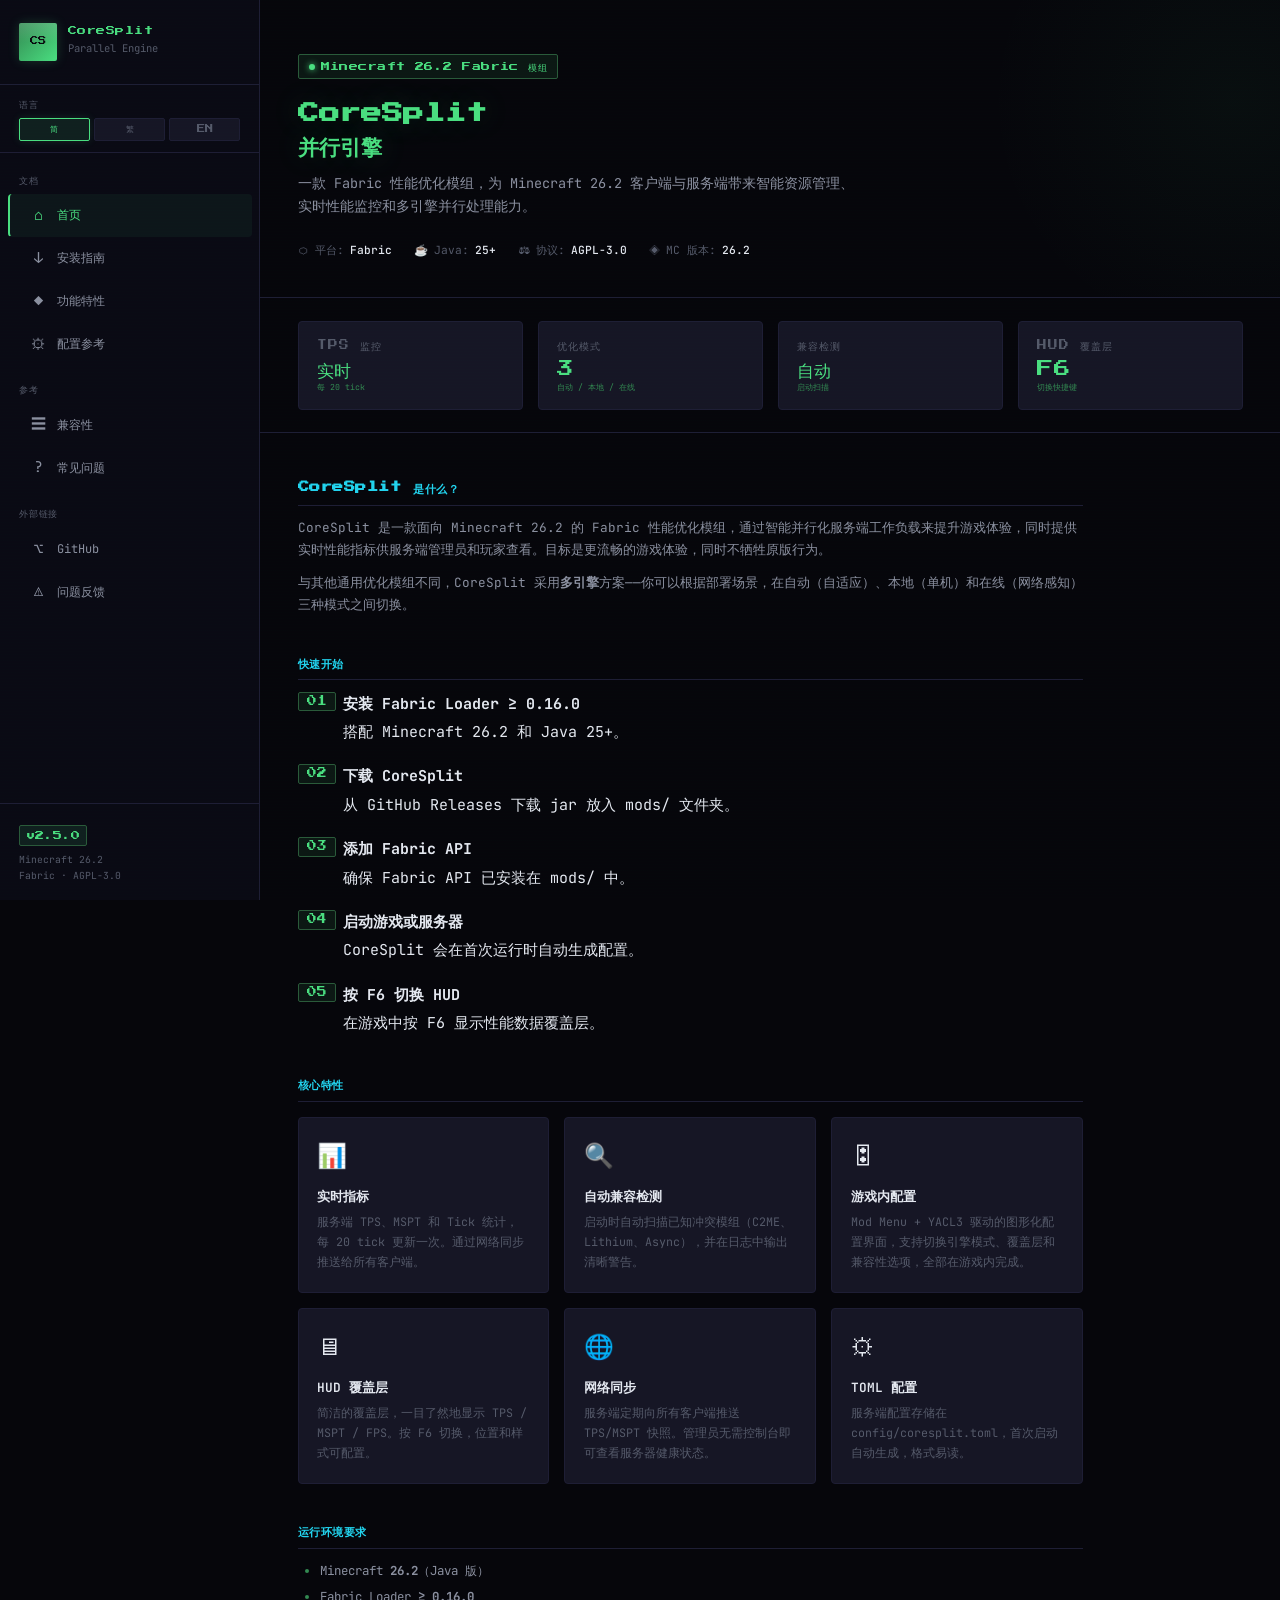
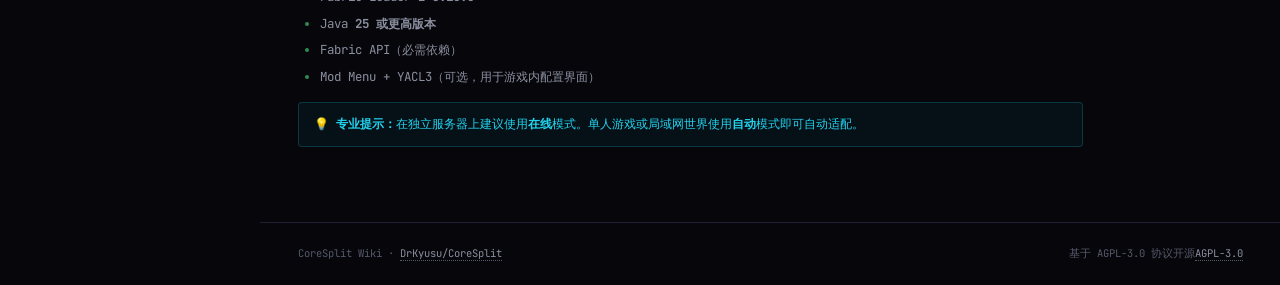
<file: index.html>
<!DOCTYPE html>
<html lang="zh-CN">
<head>
  <meta charset="UTF-8">
  <meta name="viewport" content="width=device-width, initial-scale=1.0">
  <meta name="description" content="CoreSplit — Minecraft 26.2 Fabric 并行引擎模组。智能资源管理、实时性能监控、多引擎优化。">
  <title>CoreSplit Wiki — Minecraft 26.2 Fabric 并行引擎</title>
  <link rel="stylesheet" href="css/style.css">
  <link rel="icon" href="data:image/svg+xml,<svg xmlns='http://www.w3.org/2000/svg' viewBox='0 0 32 32'><rect width='32' height='32' rx='4' fill='%2306060b'/><text x='16' y='22' text-anchor='middle' font-family='monospace' font-size='13' fill='%234ade80'>CS</text></svg>">
</head>
<body>
  <div id="sidebar-root"></div>
  <div id="overlay-root"></div>

  <main class="main">
    <div id="mobile-header-root"></div>
    <div id="content-root"></div>
    <div id="footer-root"></div>
  </main>

  <script src="js/i18n-shared.js"></script>
  <script src="js/i18n-home.js"></script>
  <script src="js/render.js"></script>
</body>
</html>
</file>
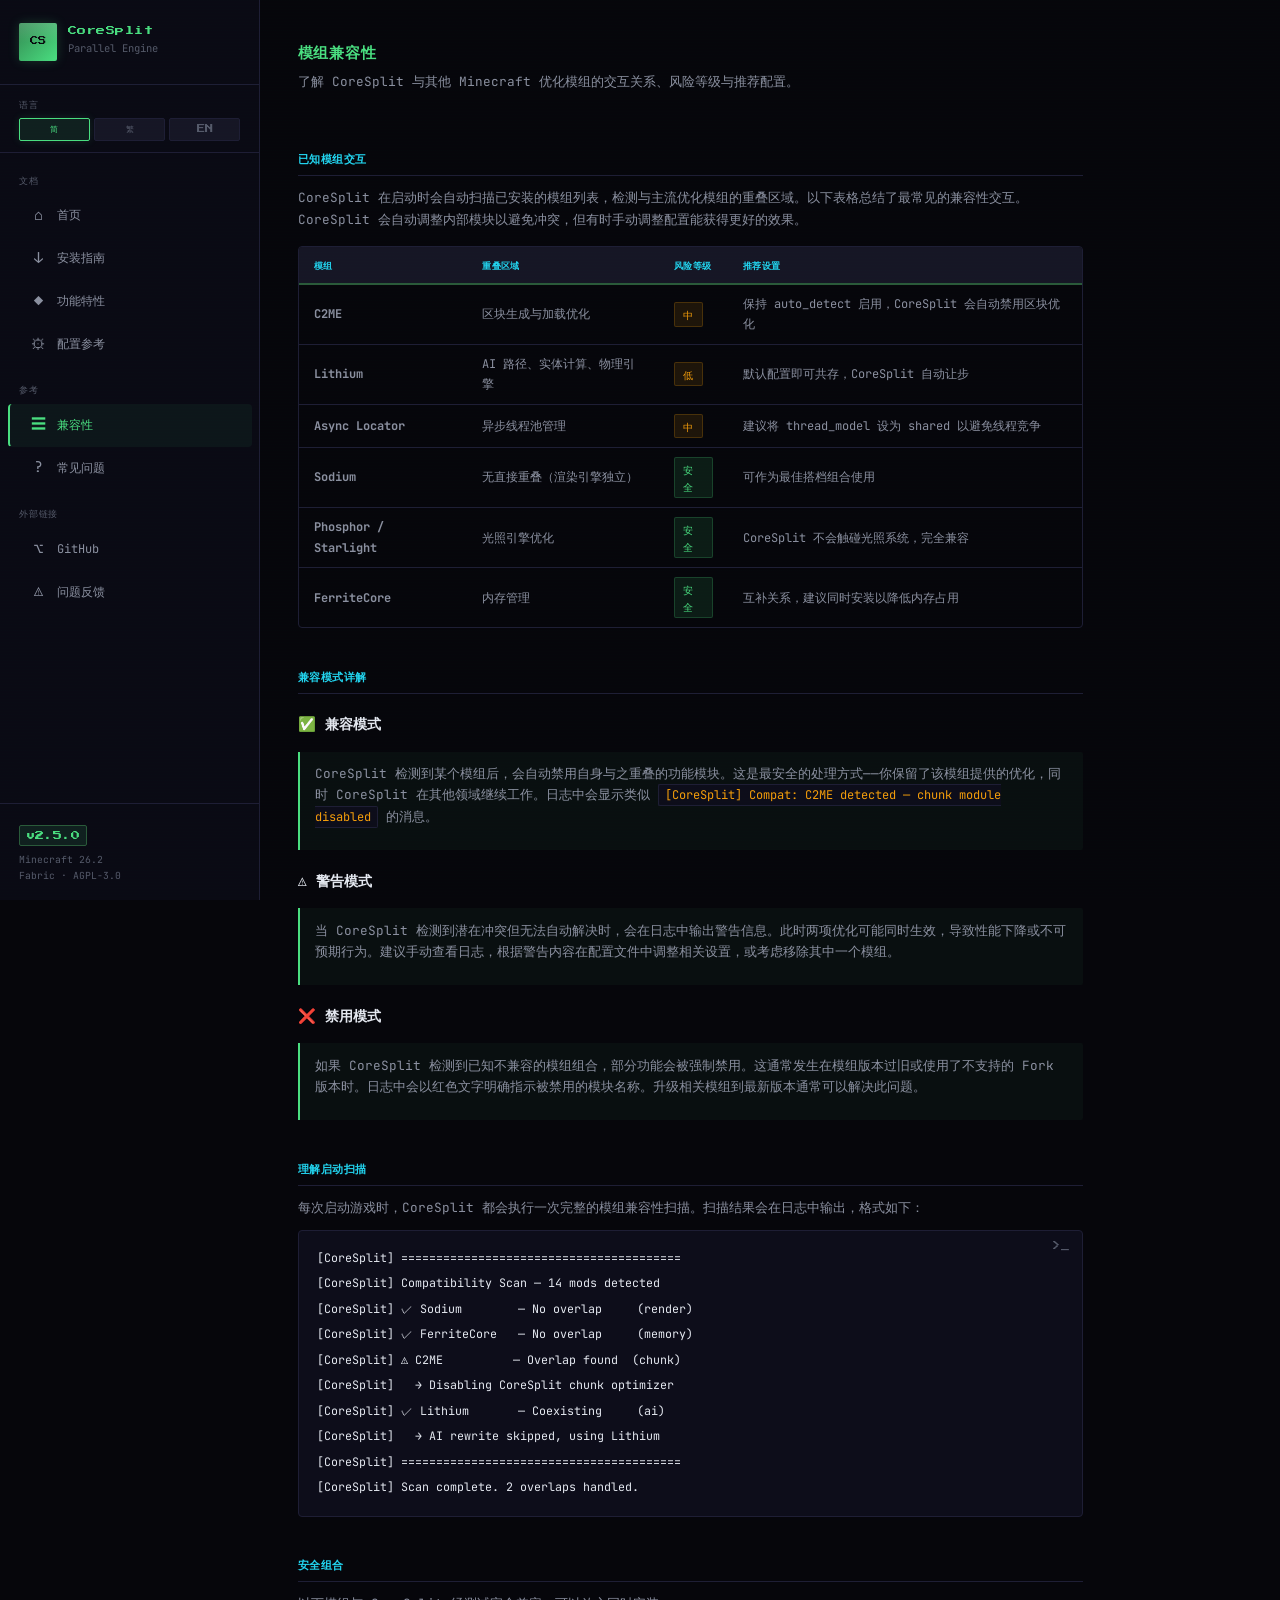
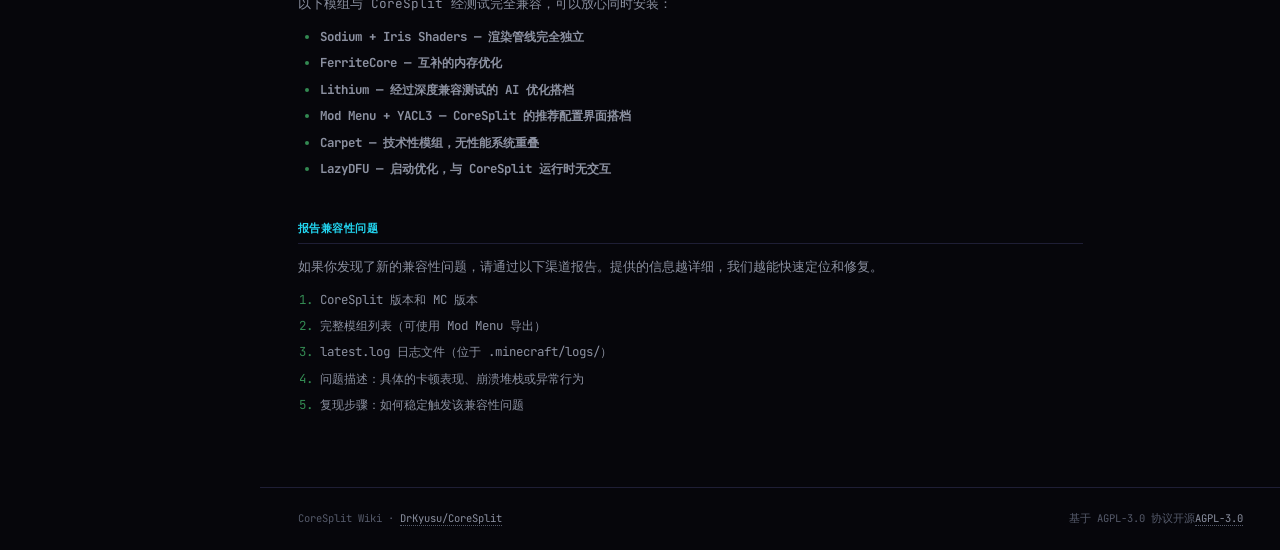
<file: compatibility.html>
<!DOCTYPE html>
<html lang="zh-CN">
<head><meta charset="UTF-8"><meta name="viewport" content="width=device-width, initial-scale=1.0"><meta name="description" content="CoreSplit Compatibility — Known conflicts with C2ME, Lithium, Async and resolutions."><title>Compatibility — CoreSplit Wiki</title><link rel="stylesheet" href="css/style.css"><link rel="icon" href="data:image/svg+xml,<svg xmlns='http://www.w3.org/2000/svg' viewBox='0 0 32 32'><rect width='32' height='32' rx='4' fill='%2306060b'/><text x='16' y='22' text-anchor='middle' font-family='monospace' font-size='13' fill='%234ade80'>CS</text></svg>"></head>
<body><div id="sidebar-root"></div><div id="overlay-root"></div><main class="main"><div id="mobile-header-root"></div><div id="content-root"></div><div id="footer-root"></div></main><script src="js/i18n-shared.js"></script><script src="js/i18n-compatibility.js"></script><script src="js/render.js"></script></body>
</html>
</file>
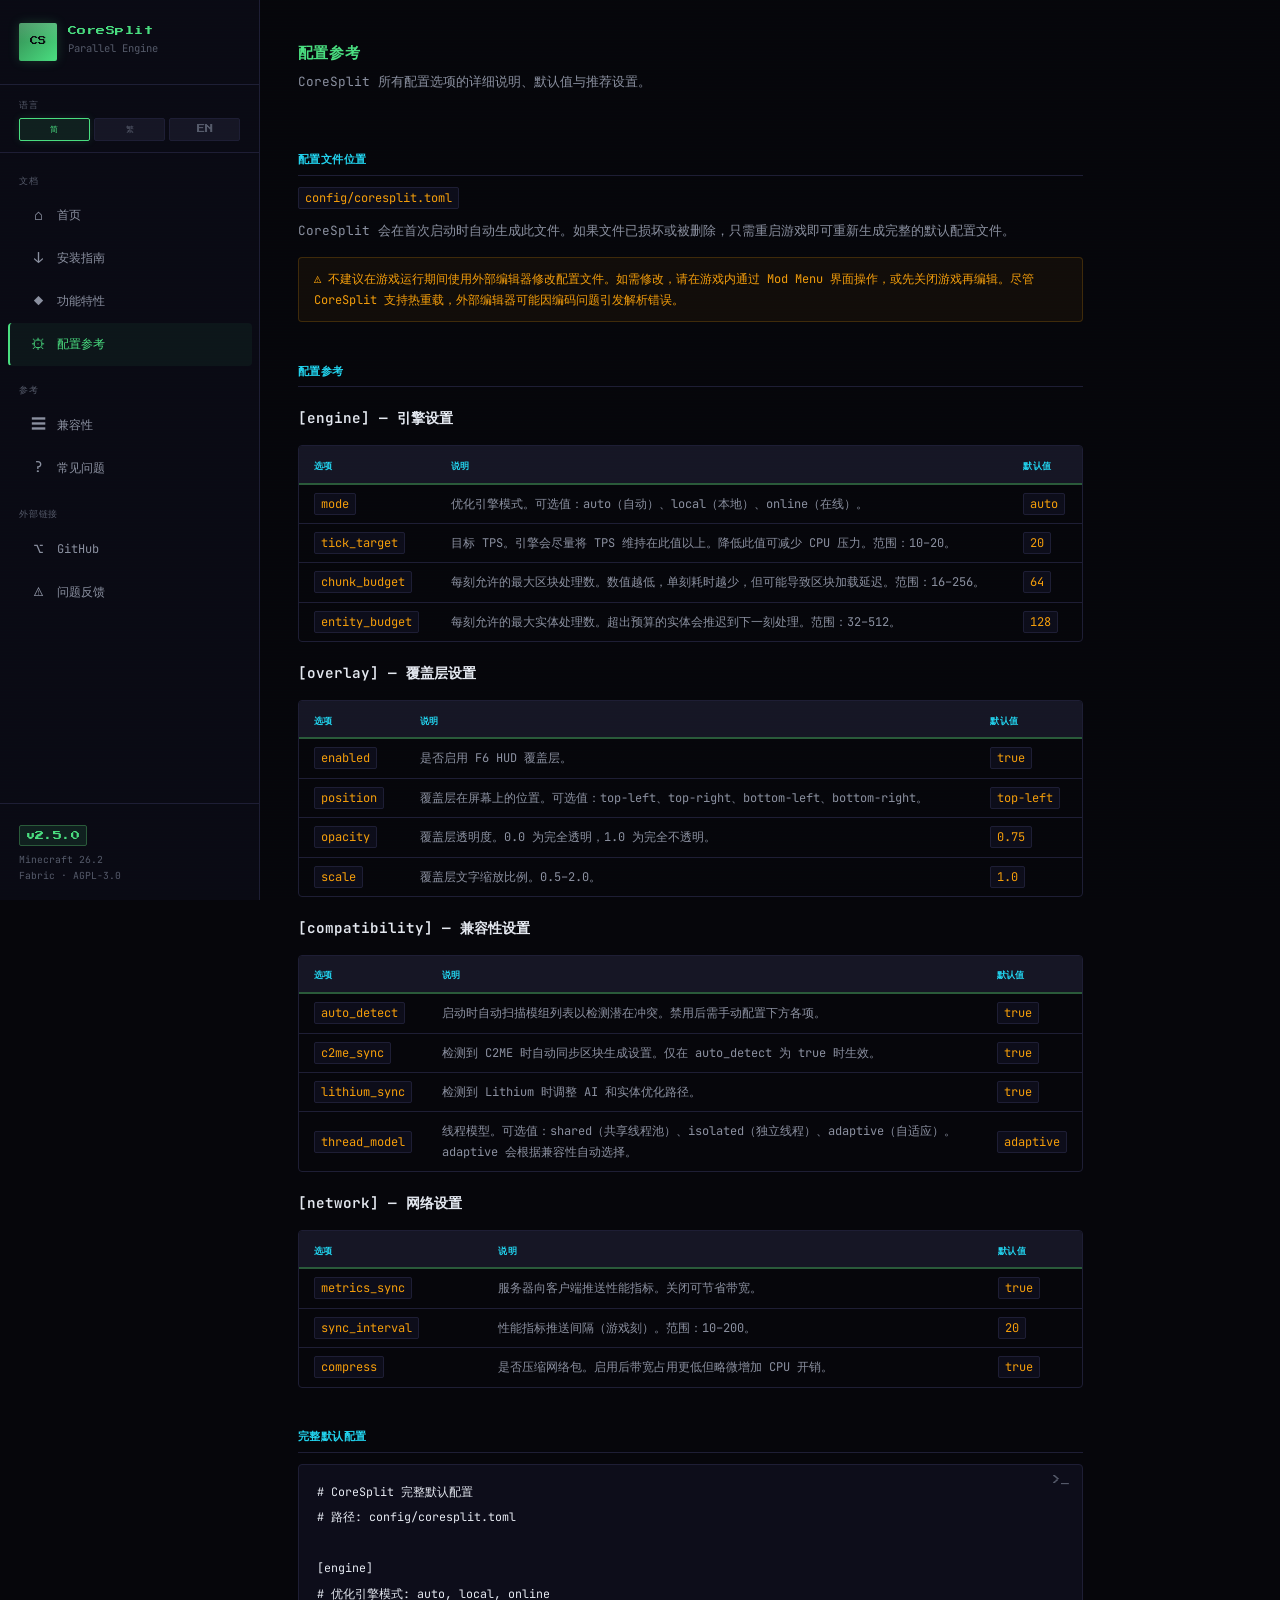
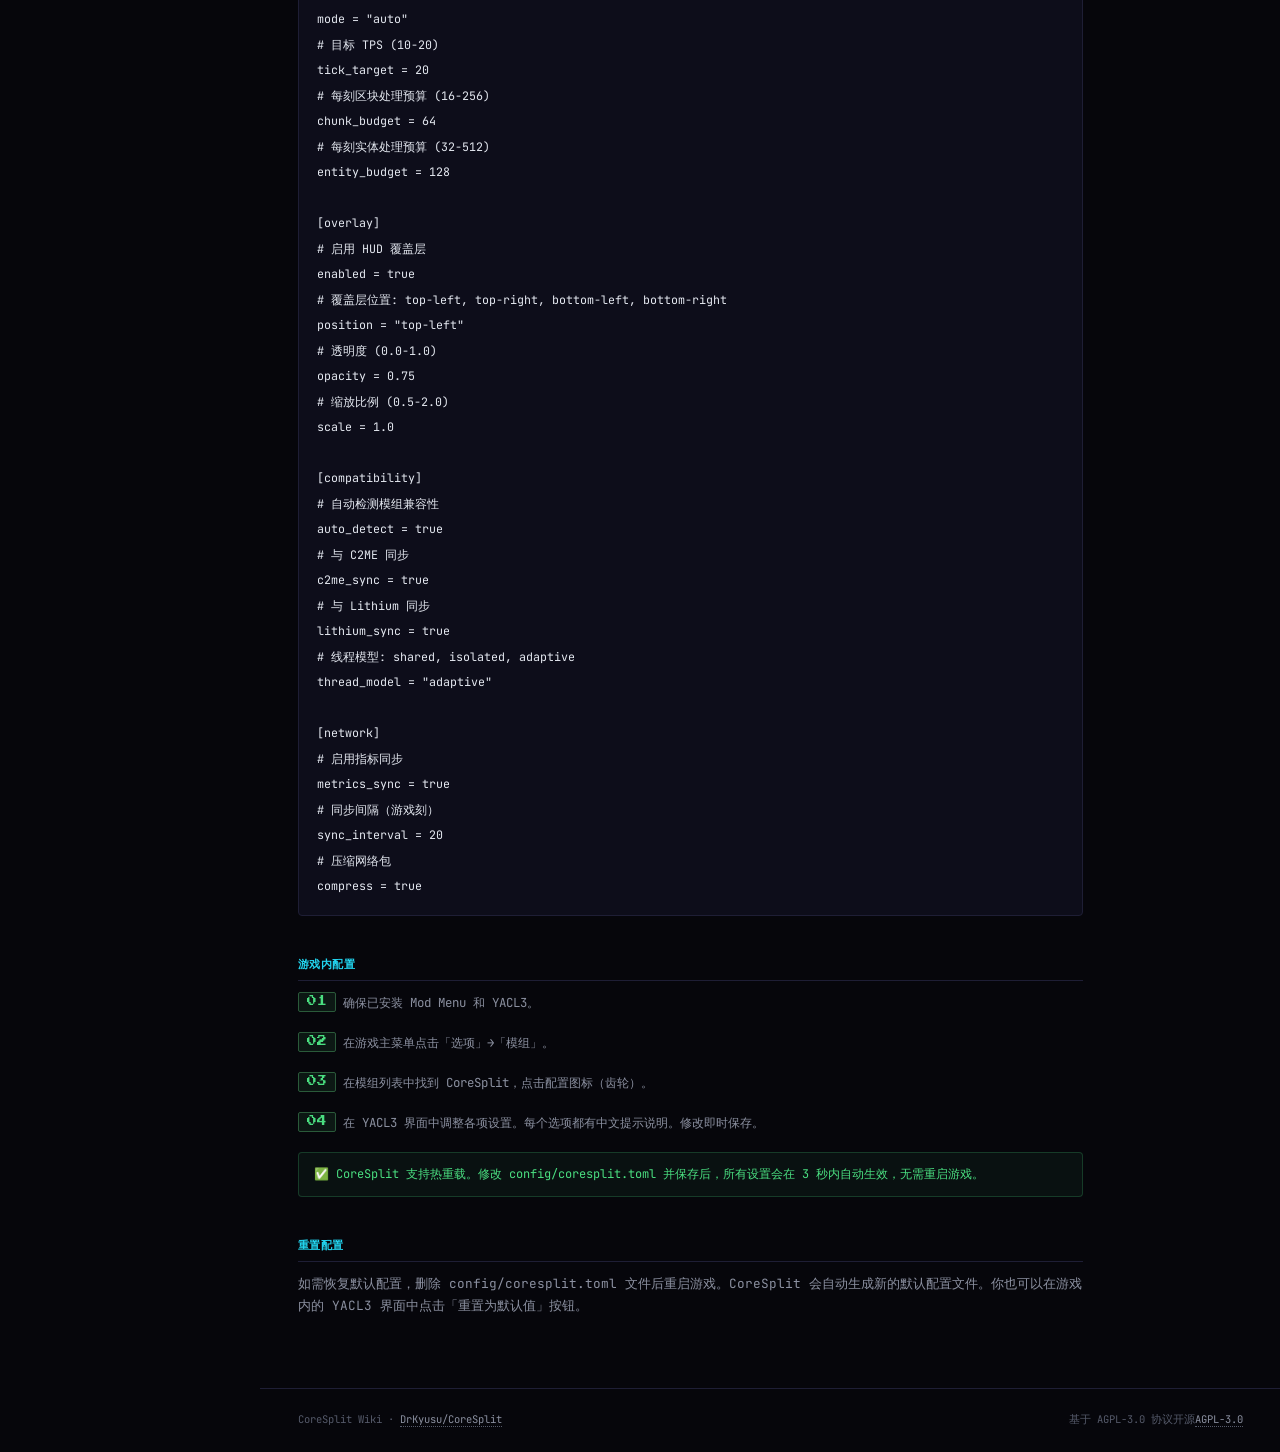
<file: configuration.html>
<!DOCTYPE html>
<html lang="zh-CN">
<head><meta charset="UTF-8"><meta name="viewport" content="width=device-width, initial-scale=1.0"><meta name="description" content="CoreSplit Configuration Guide — TOML config reference and in-game settings."><title>Configuration — CoreSplit Wiki</title><link rel="stylesheet" href="css/style.css"><link rel="icon" href="data:image/svg+xml,<svg xmlns='http://www.w3.org/2000/svg' viewBox='0 0 32 32'><rect width='32' height='32' rx='4' fill='%2306060b'/><text x='16' y='22' text-anchor='middle' font-family='monospace' font-size='13' fill='%234ade80'>CS</text></svg>"></head>
<body><div id="sidebar-root"></div><div id="overlay-root"></div><main class="main"><div id="mobile-header-root"></div><div id="content-root"></div><div id="footer-root"></div></main><script src="js/i18n-shared.js"></script><script src="js/i18n-configuration.js"></script><script src="js/render.js"></script></body>
</html>
</file>
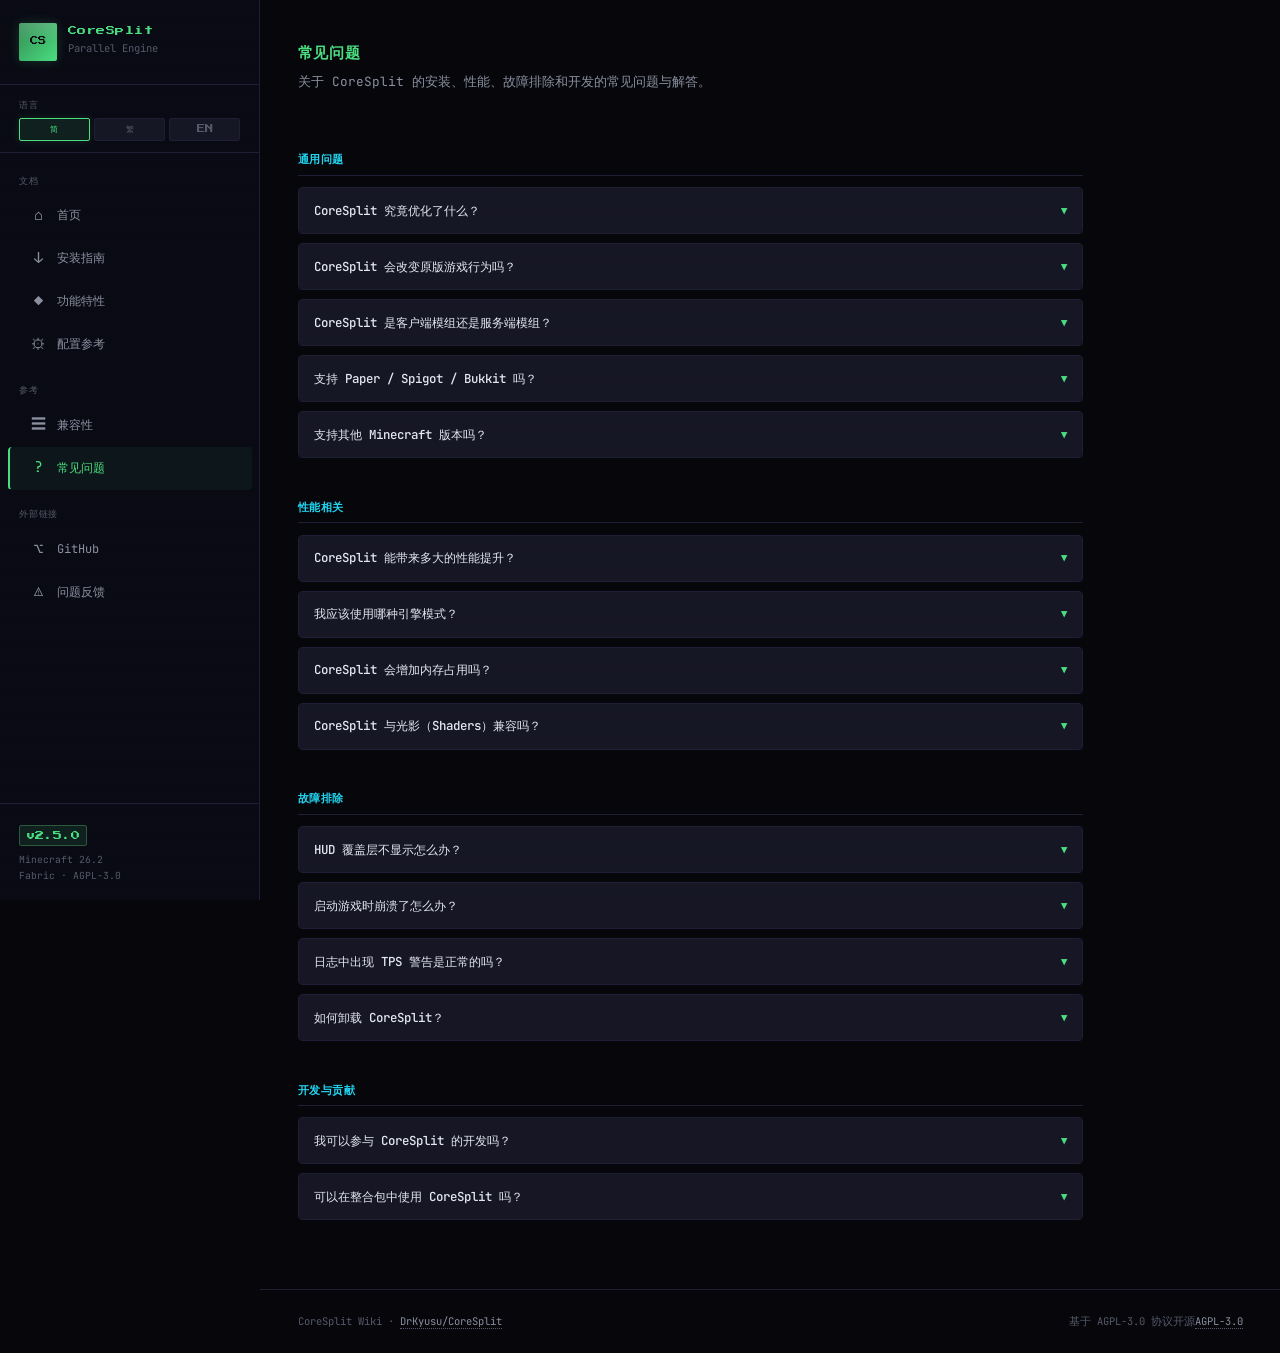
<file: faq.html>
<!DOCTYPE html>
<html lang="zh-CN">
<head><meta charset="UTF-8"><meta name="viewport" content="width=device-width, initial-scale=1.0"><meta name="description" content="CoreSplit FAQ — Frequently asked questions about the Minecraft mod."><title>FAQ — CoreSplit Wiki</title><link rel="stylesheet" href="css/style.css"><link rel="icon" href="data:image/svg+xml,<svg xmlns='http://www.w3.org/2000/svg' viewBox='0 0 32 32'><rect width='32' height='32' rx='4' fill='%2306060b'/><text x='16' y='22' text-anchor='middle' font-family='monospace' font-size='13' fill='%234ade80'>CS</text></svg>"></head>
<body><div id="sidebar-root"></div><div id="overlay-root"></div><main class="main"><div id="mobile-header-root"></div><div id="content-root"></div><div id="footer-root"></div></main><script src="js/i18n-shared.js"></script><script src="js/i18n-faq.js"></script><script src="js/render.js"></script></body>
</html>
</file>
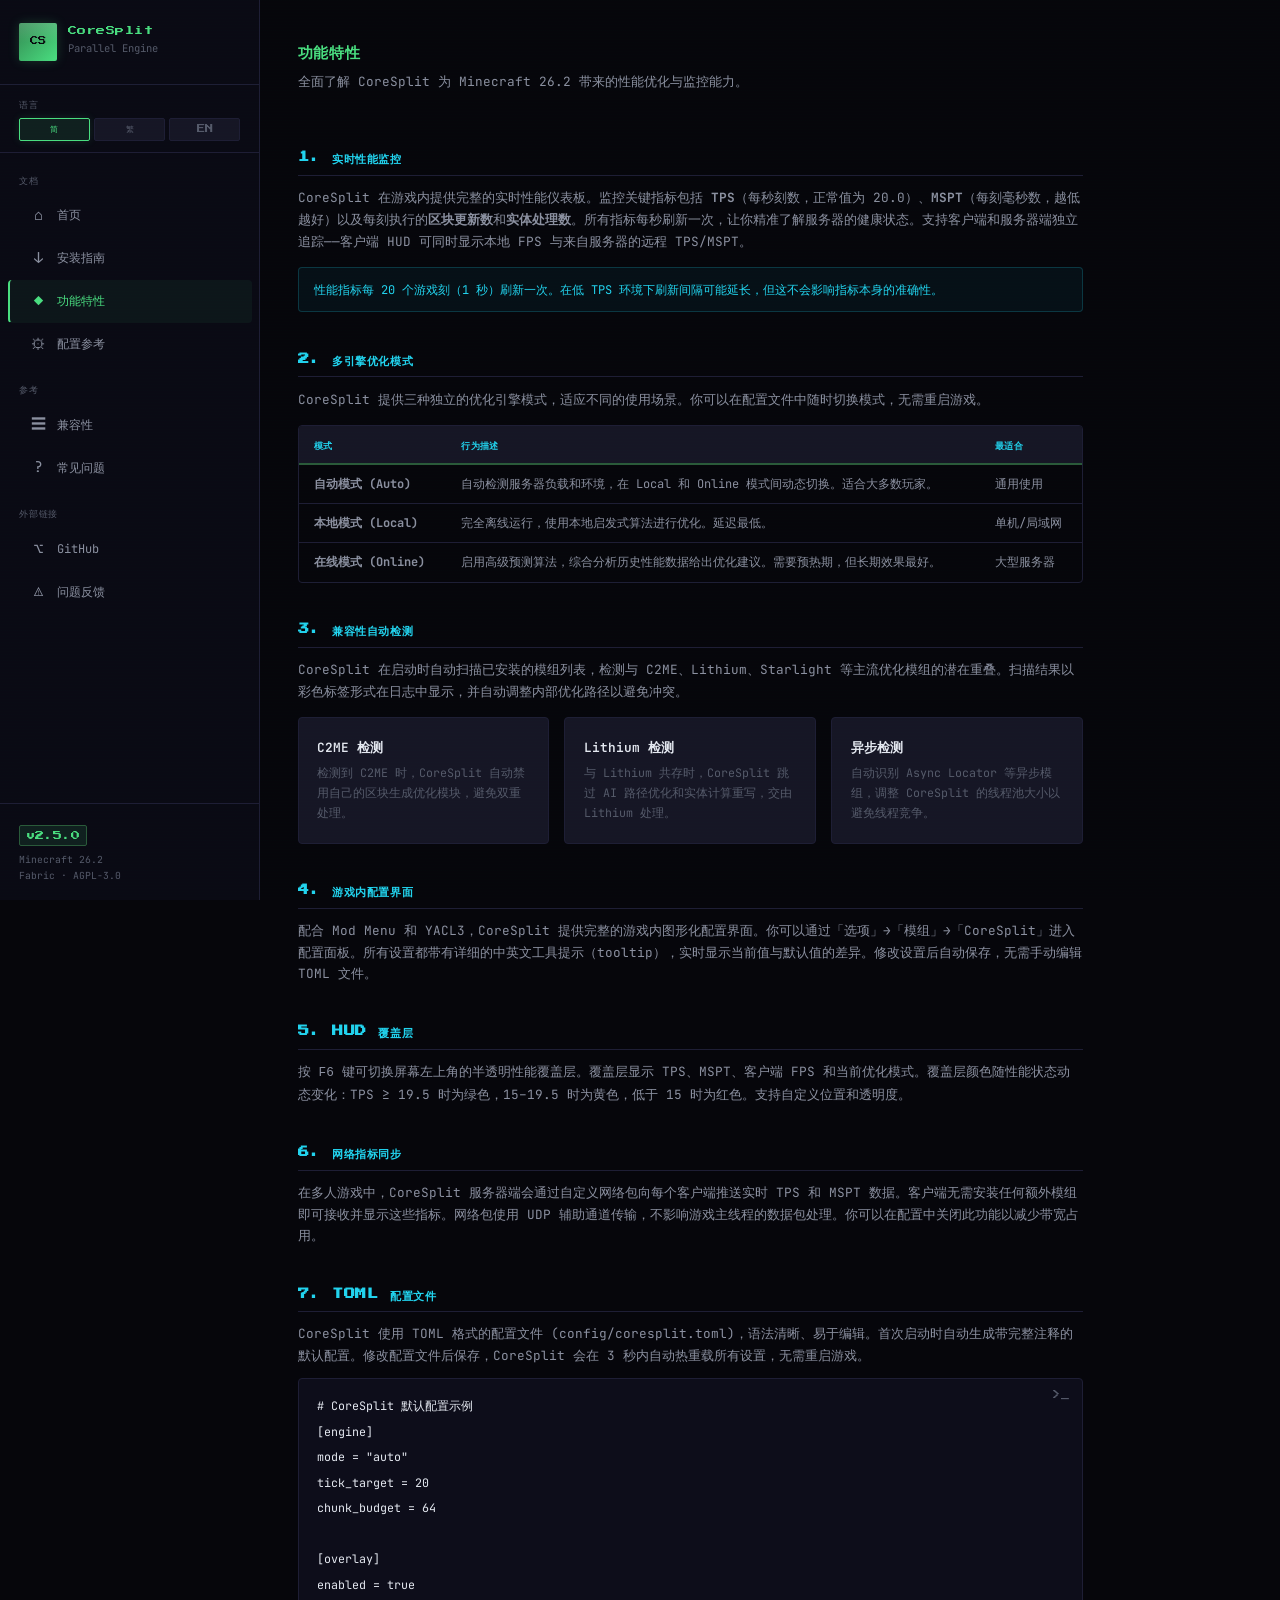
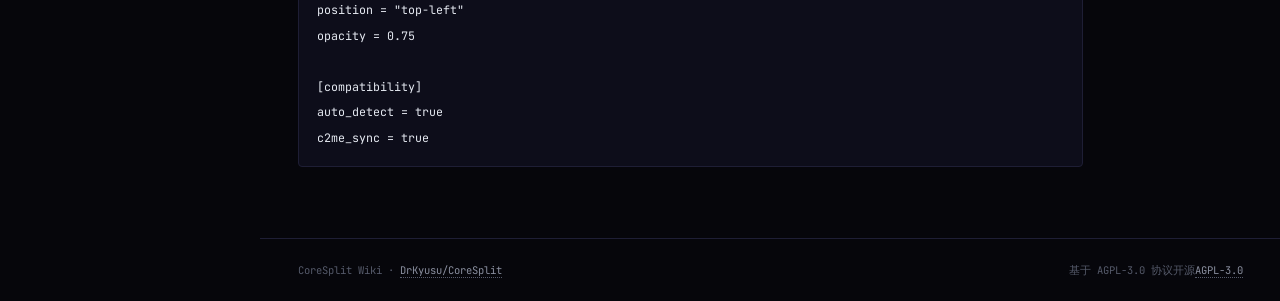
<file: features.html>
<!DOCTYPE html>
<html lang="zh-CN">
<head><meta charset="UTF-8"><meta name="viewport" content="width=device-width, initial-scale=1.0"><meta name="description" content="CoreSplit Features — Real-time monitoring, engine modes, HUD overlay, and more."><title>Features — CoreSplit Wiki</title><link rel="stylesheet" href="css/style.css"><link rel="icon" href="data:image/svg+xml,<svg xmlns='http://www.w3.org/2000/svg' viewBox='0 0 32 32'><rect width='32' height='32' rx='4' fill='%2306060b'/><text x='16' y='22' text-anchor='middle' font-family='monospace' font-size='13' fill='%234ade80'>CS</text></svg>"></head>
<body><div id="sidebar-root"></div><div id="overlay-root"></div><main class="main"><div id="mobile-header-root"></div><div id="content-root"></div><div id="footer-root"></div></main><script src="js/i18n-shared.js"></script><script src="js/i18n-features.js"></script><script src="js/render.js"></script></body>
</html>
</file>
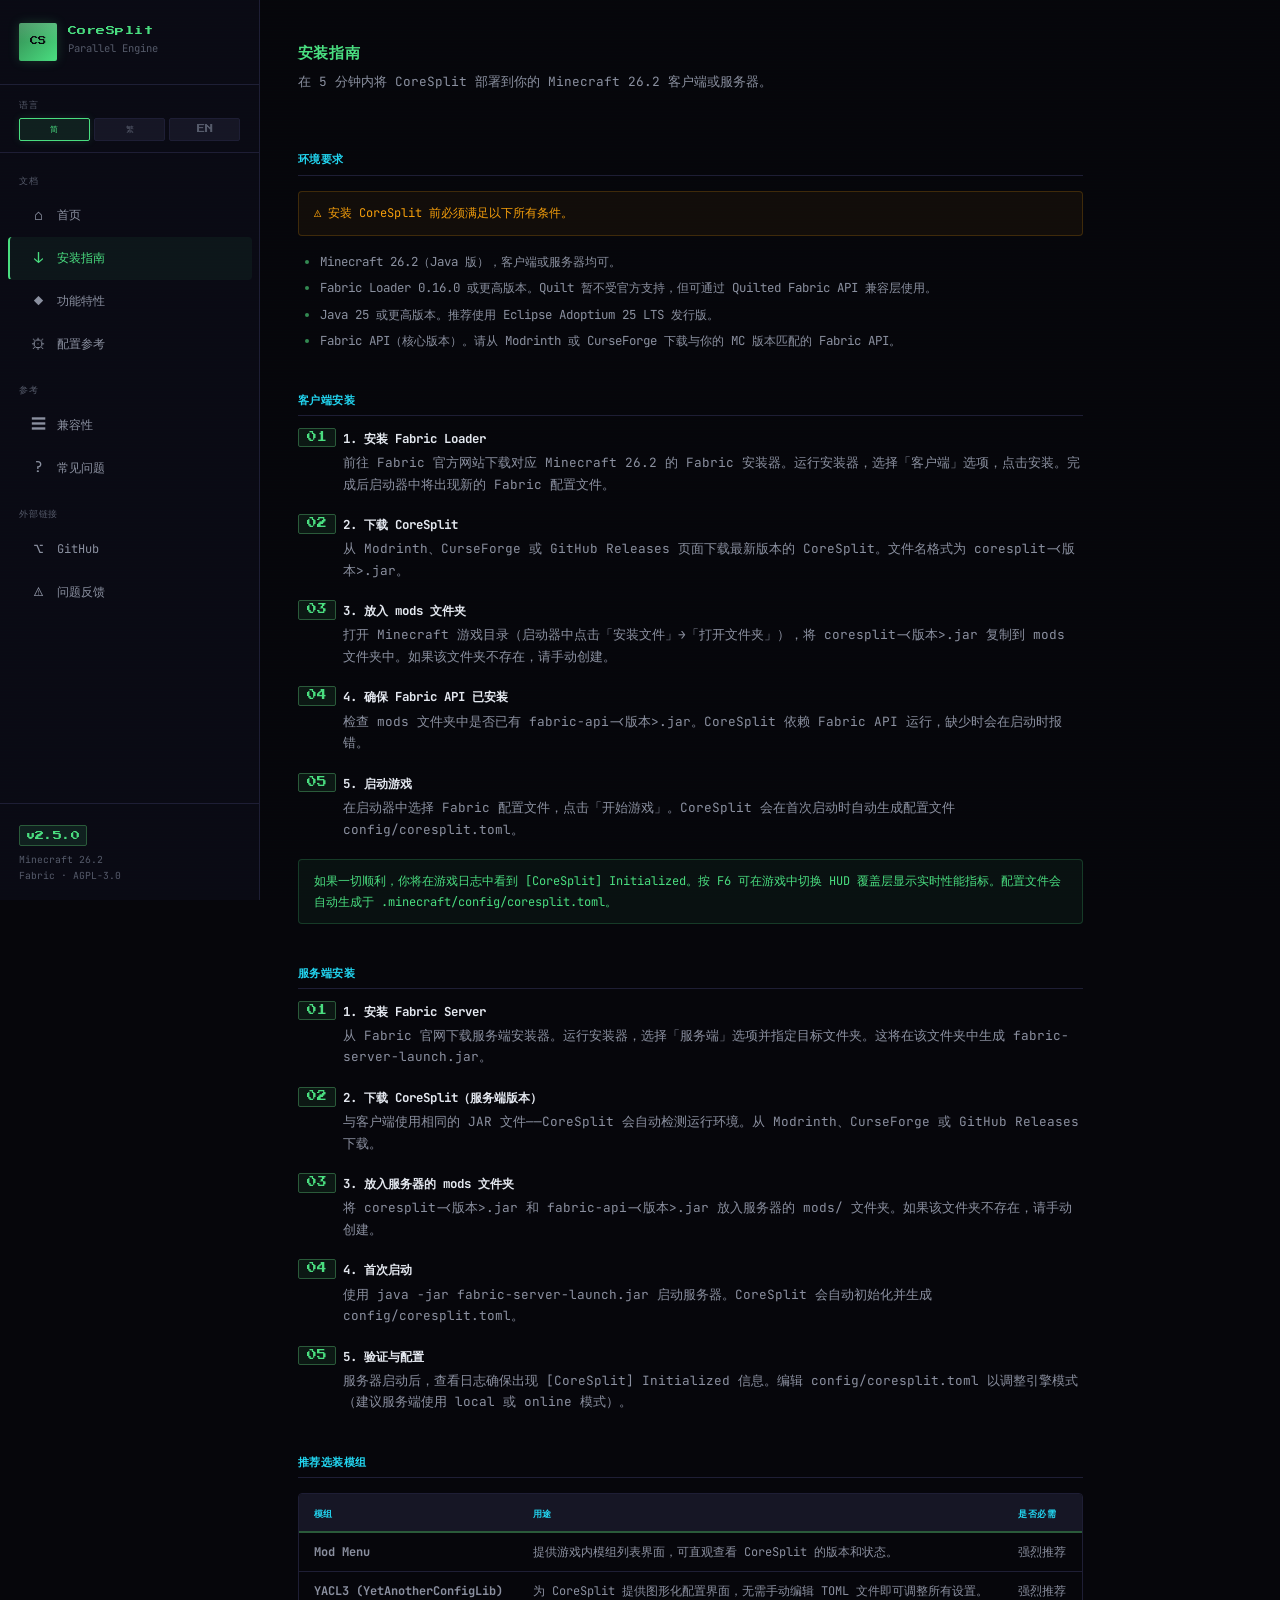
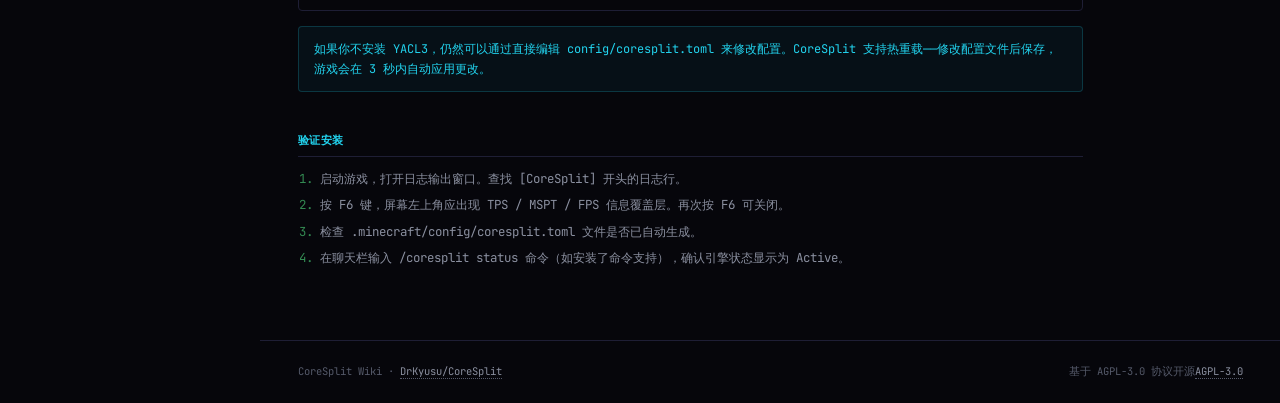
<file: installation.html>
<!DOCTYPE html>
<html lang="zh-CN">
<head>
  <meta charset="UTF-8">
  <meta name="viewport" content="width=device-width, initial-scale=1.0">
  <meta name="description" content="CoreSplit Installation Guide — How to install on Minecraft 26.2 Fabric.">
  <title>Installation — CoreSplit Wiki</title>
  <link rel="stylesheet" href="css/style.css">
  <link rel="icon" href="data:image/svg+xml,<svg xmlns='http://www.w3.org/2000/svg' viewBox='0 0 32 32'><rect width='32' height='32' rx='4' fill='%2306060b'/><text x='16' y='22' text-anchor='middle' font-family='monospace' font-size='13' fill='%234ade80'>CS</text></svg>">
</head>
<body>
  <div id="sidebar-root"></div>
  <div id="overlay-root"></div>
  <main class="main">
    <div id="mobile-header-root"></div>
    <div id="content-root"></div>
    <div id="footer-root"></div>
  </main>
  <script src="js/i18n-shared.js"></script>
  <script src="js/i18n-installation.js"></script>
  <script src="js/render.js"></script>
</body>
</html>
</file>
<file: css/style.css>
/* ============================================
   CoreSplit Wiki — Minecraft 26.2 Fabric Mod
   Design: Terminal // Industrial // Pixel
   ============================================ */

@import url('https://fonts.googleapis.com/css2?family=Press+Start+2P&family=JetBrains+Mono:wght@400;500;600;700&display=swap');

:root {
  --bg-root: #06060b;
  --bg-surface: #0e0e18;
  --bg-card: #161625;
  --bg-card-hover: #1c1c30;
  --bg-sidebar: #0a0a14;
  --bg-code: #0d0d1a;
  --border-subtle: #1e1e35;
  --border-glow: #2a5a3a;
  --text-primary: #e4e8f0;
  --text-secondary: #8b90a0;
  --text-muted: #555a6a;
  --accent-green: #4ade80;
  --accent-green-dim: #338a52;
  --accent-cyan: #22d3ee;
  --accent-cyan-dim: #1a8a9a;
  --accent-amber: #f59e0b;
  --accent-red: #ef4444;
  --accent-purple: #a78bfa;
  --shadow-green: 0 0 20px rgba(74, 222, 128, 0.08);
  --shadow-cyan: 0 0 20px rgba(34, 211, 238, 0.06);
  --radius-sm: 2px;
  --radius-md: 4px;
  --radius-lg: 6px;
  --font-display: 'Press Start 2P', monospace;
  --font-body: 'JetBrains Mono', 'Consolas', monospace;
  --sidebar-width: 260px;
  --header-height: 56px;
  --transition-fast: 120ms ease;
  --transition-smooth: 250ms cubic-bezier(0.4, 0, 0.2, 1);
}

/* === RESET & BASE === */
*, *::before, *::after {
  margin: 0;
  padding: 0;
  box-sizing: border-box;
}

html {
  font-size: 15px;
  scroll-behavior: smooth;
  scrollbar-width: thin;
  scrollbar-color: var(--border-glow) var(--bg-root);
}

body {
  font-family: var(--font-body);
  background: var(--bg-root);
  color: var(--text-primary);
  line-height: 1.7;
  min-height: 100vh;
  display: flex;
  -webkit-font-smoothing: antialiased;
}

/* === SCROLLBAR === */
::-webkit-scrollbar { width: 6px; }
::-webkit-scrollbar-track { background: var(--bg-root); }
::-webkit-scrollbar-thumb {
  background: var(--border-glow);
  border-radius: 3px;
}
::-webkit-scrollbar-thumb:hover { background: var(--accent-green-dim); }

/* === BACKGROUND TEXTURE === */
body::after {
  content: '';
  position: fixed;
  inset: 0;
  pointer-events: none;
  z-index: 9999;
  opacity: 0.03;
  background-image:
    repeating-linear-gradient(
      0deg,
      transparent,
      transparent 2px,
      rgba(74, 222, 128, 0.3) 2px,
      rgba(74, 222, 128, 0.3) 3px
    );
}

/* === LANGUAGE SWITCHER === */
.sidebar-lang {
  padding: 0.75rem 1.25rem;
  border-bottom: 1px solid var(--border-subtle);
}

.sidebar-lang-label {
  font-size: 0.6rem;
  font-family: var(--font-display);
  color: var(--text-muted);
  letter-spacing: 0.1em;
  margin-bottom: 0.4rem;
  display: block;
}

.lang-switcher {
  display: flex;
  gap: 4px;
}

.lang-btn {
  flex: 1;
  padding: 5px 0;
  background: var(--bg-card);
  border: 1px solid var(--border-subtle);
  border-radius: var(--radius-sm);
  color: var(--text-muted);
  font-family: var(--font-display);
  font-size: 0.55rem;
  cursor: pointer;
  transition: all var(--transition-fast);
  text-align: center;
}

.lang-btn:hover {
  border-color: var(--accent-green-dim);
  color: var(--text-primary);
  background: var(--bg-card-hover);
}

.lang-btn.active {
  background: rgba(74, 222, 128, 0.1);
  border-color: var(--accent-green);
  color: var(--accent-green);
  box-shadow: 0 0 8px rgba(74, 222, 128, 0.15);
}

/* === SIDEBAR === */
.sidebar {
  position: fixed;
  top: 0;
  left: 0;
  bottom: 0;
  width: var(--sidebar-width);
  background: var(--bg-sidebar);
  border-right: 1px solid var(--border-subtle);
  display: flex;
  flex-direction: column;
  z-index: 100;
  overflow-y: auto;
  transition: transform var(--transition-smooth);
}

.sidebar-brand {
  padding: 1.5rem 1.25rem;
  border-bottom: 1px solid var(--border-subtle);
}

.sidebar-brand a {
  text-decoration: none;
  display: flex;
  align-items: center;
  gap: 0.75rem;
}

.sidebar-logo {
  width: 38px;
  height: 38px;
  background: linear-gradient(135deg, var(--accent-green-dim), var(--accent-green));
  border-radius: var(--radius-sm);
  display: flex;
  align-items: center;
  justify-content: center;
  font-family: var(--font-display);
  font-size: 0.55rem;
  color: var(--bg-root);
  line-height: 1;
  text-align: center;
  image-rendering: pixelated;
  box-shadow: 0 0 12px rgba(74, 222, 128, 0.2);
  position: relative;
  overflow: hidden;
}

.sidebar-logo::after {
  content: '';
  position: absolute;
  top: 0; left: 0; right: 0;
  height: 50%;
  background: linear-gradient(180deg, rgba(255,255,255,0.15), transparent);
  pointer-events: none;
}

.sidebar-title {
  font-family: var(--font-display);
  font-size: 0.6rem;
  color: var(--accent-green);
  line-height: 1.4;
  letter-spacing: 0.05em;
}

.sidebar-subtitle {
  font-size: 0.7rem;
  color: var(--text-muted);
  margin-top: 2px;
}

.sidebar-nav {
  flex: 1;
  padding: 0.75rem 0;
}

.sidebar-section {
  margin-bottom: 0.5rem;
}

.sidebar-section-title {
  padding: 0.5rem 1.25rem;
  font-size: 0.6rem;
  font-family: var(--font-display);
  color: var(--text-muted);
  letter-spacing: 0.1em;
  text-transform: uppercase;
}

.sidebar-link {
  display: flex;
  align-items: center;
  gap: 0.6rem;
  padding: 0.55rem 1.25rem;
  margin: 0 0.5rem;
  border-radius: var(--radius-md);
  color: var(--text-secondary);
  text-decoration: none;
  font-size: 0.8rem;
  transition: all var(--transition-fast);
  border-left: 2px solid transparent;
}

.sidebar-link:hover {
  background: var(--bg-card);
  color: var(--text-primary);
}

.sidebar-link.active {
  background: rgba(74, 222, 128, 0.06);
  color: var(--accent-green);
  border-left-color: var(--accent-green);
}

.sidebar-icon {
  font-size: 1rem;
  width: 20px;
  text-align: center;
  flex-shrink: 0;
}

.sidebar-footer {
  padding: 1rem 1.25rem;
  border-top: 1px solid var(--border-subtle);
  font-size: 0.65rem;
  color: var(--text-muted);
}

.sidebar-footer a {
  color: var(--accent-green);
  text-decoration: none;
  transition: color var(--transition-fast);
}

.sidebar-footer a:hover {
  color: var(--accent-cyan);
}

.sidebar-version {
  display: inline-block;
  padding: 2px 6px;
  background: rgba(74, 222, 128, 0.1);
  border: 1px solid var(--border-glow);
  border-radius: var(--radius-sm);
  color: var(--accent-green);
  font-size: 0.6rem;
  font-family: var(--font-display);
  margin-top: 0.4rem;
}

/* === MAIN CONTENT === */
.main {
  margin-left: var(--sidebar-width);
  flex: 1;
  min-width: 0;
}

/* === MOBILE HEADER === */
.mobile-header {
  display: none;
  position: fixed;
  top: 0;
  left: 0;
  right: 0;
  height: var(--header-height);
  background: var(--bg-sidebar);
  border-bottom: 1px solid var(--border-subtle);
  z-index: 99;
  align-items: center;
  padding: 0 1rem;
}

.mobile-brand {
  font-family: var(--font-display);
  font-size: 0.55rem;
  color: var(--accent-green);
  display: flex;
  align-items: center;
  gap: 0.5rem;
  text-decoration: none;
}

.mobile-brand-dot {
  width: 10px;
  height: 10px;
  background: var(--accent-green);
  border-radius: 2px;
  box-shadow: 0 0 8px var(--accent-green);
}

.menu-toggle {
  margin-left: auto;
  background: none;
  border: 1px solid var(--border-subtle);
  color: var(--text-primary);
  font-size: 1.2rem;
  padding: 0.35rem 0.6rem;
  border-radius: var(--radius-md);
  cursor: pointer;
  transition: all var(--transition-fast);
  line-height: 1;
}

.menu-toggle:hover {
  border-color: var(--accent-green);
  color: var(--accent-green);
}

/* === SIDEBAR OVERLAY === */
.sidebar-overlay {
  display: none;
  position: fixed;
  inset: 0;
  background: rgba(0,0,0,0.6);
  z-index: 98;
}

/* === PAGE CONTENT === */
.page {
  max-width: 860px;
  padding: 3rem 2.5rem 4rem;
  animation: fadeSlideIn 0.4s ease;
}

@keyframes fadeSlideIn {
  from { opacity: 0; transform: translateY(12px); }
  to { opacity: 1; transform: translateY(0); }
}

/* === HERO (Homepage) === */
.hero {
  padding: 3.5rem 2.5rem 2.5rem;
  border-bottom: 1px solid var(--border-subtle);
  position: relative;
  overflow: hidden;
}

.hero::before {
  content: '';
  position: absolute;
  top: -50%;
  right: -20%;
  width: 500px;
  height: 500px;
  background: radial-gradient(circle, rgba(74, 222, 128, 0.04) 0%, transparent 70%);
  pointer-events: none;
}

.hero-badge {
  display: inline-flex;
  align-items: center;
  gap: 0.4rem;
  padding: 4px 10px;
  background: rgba(74, 222, 128, 0.08);
  border: 1px solid var(--border-glow);
  border-radius: var(--radius-sm);
  font-size: 0.6rem;
  font-family: var(--font-display);
  color: var(--accent-green);
  margin-bottom: 1.25rem;
  letter-spacing: 0.05em;
}

.hero-badge-dot {
  width: 6px;
  height: 6px;
  background: var(--accent-green);
  border-radius: 50%;
  box-shadow: 0 0 6px var(--accent-green);
  animation: pulse-dot 2s ease-in-out infinite;
}

@keyframes pulse-dot {
  0%, 100% { opacity: 1; }
  50% { opacity: 0.3; }
}

.hero h1 {
  font-family: var(--font-display);
  font-size: 1.4rem;
  color: var(--accent-green);
  line-height: 1.5;
  margin-bottom: 0.75rem;
  text-shadow: 0 0 30px rgba(74, 222, 128, 0.2);
}

.hero-subtitle {
  font-size: 0.9rem;
  color: var(--text-secondary);
  max-width: 560px;
  line-height: 1.7;
}

.hero-meta {
  display: flex;
  gap: 1.5rem;
  margin-top: 1.5rem;
  flex-wrap: wrap;
}

.hero-meta-item {
  display: flex;
  align-items: center;
  gap: 0.4rem;
  font-size: 0.75rem;
  color: var(--text-muted);
}

.hero-meta-item .val {
  color: var(--text-primary);
  font-weight: 500;
}

/* === STAT BARS === */
.stat-grid {
  display: grid;
  grid-template-columns: repeat(auto-fit, minmax(180px, 1fr));
  gap: 1rem;
  padding: 1.5rem 2.5rem;
  border-bottom: 1px solid var(--border-subtle);
}

.stat-card {
  background: var(--bg-card);
  border: 1px solid var(--border-subtle);
  border-radius: var(--radius-md);
  padding: 1rem 1.25rem;
  transition: all var(--transition-smooth);
}

.stat-card:hover {
  border-color: var(--border-glow);
  box-shadow: var(--shadow-green);
  transform: translateY(-1px);
}

.stat-label {
  font-size: 0.65rem;
  font-family: var(--font-display);
  color: var(--text-muted);
  letter-spacing: 0.08em;
  margin-bottom: 0.35rem;
}

.stat-value {
  font-family: var(--font-display);
  font-size: 1.1rem;
  color: var(--accent-green);
  line-height: 1.3;
}

.stat-unit {
  font-size: 0.55rem;
  color: var(--accent-green-dim);
}

/* === PAGE HEADER === */
.page-header {
  padding: 2.5rem 2.5rem 0;
}

.page-header h1 {
  font-family: var(--font-display);
  font-size: 1rem;
  color: var(--accent-green);
  margin-bottom: 0.5rem;
  letter-spacing: 0.05em;
}

.page-header p {
  color: var(--text-secondary);
  font-size: 0.85rem;
  max-width: 600px;
}

/* === TYPOGRAPHY === */
h2 {
  font-family: var(--font-display);
  font-size: 0.75rem;
  color: var(--accent-cyan);
  margin: 2.5rem 0 0.75rem;
  letter-spacing: 0.05em;
  padding-bottom: 0.5rem;
  border-bottom: 1px solid var(--border-subtle);
}

h2:first-of-type { margin-top: 0; }

h3 {
  font-size: 0.95rem;
  color: var(--text-primary);
  margin: 1.25rem 0 0.5rem;
  font-weight: 600;
}

p {
  margin-bottom: 0.75rem;
  color: var(--text-secondary);
  font-size: 0.85rem;
}

a {
  color: var(--accent-cyan);
  text-decoration: none;
  transition: color var(--transition-fast);
  border-bottom: 1px solid transparent;
}

a:hover {
  color: var(--accent-green);
  border-bottom-color: var(--accent-green);
}

/* === CODE === */
code {
  font-family: var(--font-body);
  font-size: 0.8rem;
  background: var(--bg-code);
  color: var(--accent-amber);
  padding: 2px 6px;
  border-radius: var(--radius-sm);
  border: 1px solid var(--border-subtle);
}

pre {
  background: var(--bg-code);
  border: 1px solid var(--border-subtle);
  border-radius: var(--radius-md);
  padding: 1rem 1.25rem;
  overflow-x: auto;
  margin: 0.75rem 0;
  position: relative;
}

pre::before {
  content: '>_';
  position: absolute;
  top: 0.5rem;
  right: 0.75rem;
  font-size: 0.6rem;
  font-family: var(--font-display);
  color: var(--text-muted);
}

pre code {
  background: none;
  border: none;
  padding: 0;
  font-size: 0.78rem;
  color: var(--text-primary);
  line-height: 1.6;
}

/* === BLOCKQUOTE === */
blockquote {
  border-left: 2px solid var(--accent-green);
  background: rgba(74, 222, 128, 0.04);
  margin: 1rem 0;
  padding: 0.75rem 1rem;
  border-radius: 0 var(--radius-sm) var(--radius-sm) 0;
  font-size: 0.83rem;
  color: var(--text-secondary);
}

blockquote strong {
  color: var(--accent-green);
}

/* === LISTS === */
ul, ol {
  margin: 0.5rem 0 0.75rem;
  padding-left: 1.5rem;
  color: var(--text-secondary);
  font-size: 0.83rem;
}

li { margin-bottom: 0.35rem; }
li::marker { color: var(--accent-green-dim); }

/* === TABLES === */
.table-wrap {
  overflow-x: auto;
  margin: 1rem 0;
  border: 1px solid var(--border-subtle);
  border-radius: var(--radius-md);
}

table {
  width: 100%;
  border-collapse: collapse;
  font-size: 0.8rem;
}

thead {
  background: var(--bg-card);
  border-bottom: 2px solid var(--border-glow);
}

th {
  font-family: var(--font-display);
  font-size: 0.6rem;
  color: var(--accent-cyan);
  padding: 0.7rem 1rem;
  text-align: left;
  letter-spacing: 0.05em;
}

td {
  padding: 0.6rem 1rem;
  color: var(--text-secondary);
  border-bottom: 1px solid var(--border-subtle);
}

tr:last-child td { border-bottom: none; }
tr:hover td { background: rgba(74, 222, 128, 0.02); }

/* === CARDS === */
.card-grid {
  display: grid;
  grid-template-columns: repeat(auto-fit, minmax(240px, 1fr));
  gap: 1rem;
  margin: 1rem 0;
}

.card {
  background: var(--bg-card);
  border: 1px solid var(--border-subtle);
  border-radius: var(--radius-md);
  padding: 1.25rem;
  transition: all var(--transition-smooth);
}

.card:hover {
  border-color: var(--border-glow);
  box-shadow: var(--shadow-green);
  transform: translateY(-2px);
}

.card-icon {
  font-size: 1.6rem;
  margin-bottom: 0.6rem;
  display: block;
}

.card h3 {
  font-size: 0.85rem;
  margin: 0 0 0.35rem;
  font-weight: 600;
  color: var(--text-primary);
}

.card p {
  font-size: 0.78rem;
  margin: 0;
  color: var(--text-muted);
}

/* === COMPATIBILITY TABLE === */
.compat-table td:first-child {
  font-weight: 600;
  color: var(--text-primary);
  white-space: nowrap;
}

.badge {
  display: inline-block;
  padding: 3px 8px;
  border-radius: var(--radius-sm);
  font-size: 0.65rem;
  font-family: var(--font-display);
  letter-spacing: 0.05em;
}

.badge-ok {
  background: rgba(74, 222, 128, 0.1);
  color: var(--accent-green);
  border: 1px solid rgba(74, 222, 128, 0.2);
}

.badge-warn {
  background: rgba(245, 158, 11, 0.1);
  color: var(--accent-amber);
  border: 1px solid rgba(245, 158, 11, 0.2);
}

.badge-info {
  background: rgba(34, 211, 238, 0.1);
  color: var(--accent-cyan);
  border: 1px solid rgba(34, 211, 238, 0.2);
}

/* === STEPS === */
.steps { counter-reset: step; list-style: none; padding: 0; }

.steps li {
  counter-increment: step;
  position: relative;
  padding-left: 3rem;
  margin-bottom: 1.25rem;
}

.steps li::before {
  content: '0' counter(step);
  position: absolute;
  left: 0;
  top: 0;
  font-family: var(--font-display);
  font-size: 0.65rem;
  color: var(--accent-green);
  background: rgba(74, 222, 128, 0.08);
  border: 1px solid var(--border-glow);
  border-radius: var(--radius-sm);
  padding: 4px 8px;
  line-height: 1;
}

.steps li strong {
  display: block;
  color: var(--text-primary);
  margin-bottom: 0.2rem;
}

/* === ALERT / CALLOUT === */
.alert {
  padding: 0.75rem 1rem;
  border-radius: var(--radius-md);
  margin: 1rem 0;
  font-size: 0.8rem;
  border: 1px solid;
}

.alert-info {
  background: rgba(34, 211, 238, 0.05);
  border-color: rgba(34, 211, 238, 0.2);
  color: var(--accent-cyan);
}

.alert-warn {
  background: rgba(245, 158, 11, 0.05);
  border-color: rgba(245, 158, 11, 0.2);
  color: var(--accent-amber);
}

.alert-success {
  background: rgba(74, 222, 128, 0.05);
  border-color: rgba(74, 222, 128, 0.2);
  color: var(--accent-green);
}

/* === FAQ === */
.faq-item {
  border: 1px solid var(--border-subtle);
  border-radius: var(--radius-md);
  margin-bottom: 0.6rem;
  overflow: hidden;
  transition: border-color var(--transition-fast);
}

.faq-item:hover {
  border-color: var(--border-glow);
}

.faq-q {
  width: 100%;
  background: var(--bg-card);
  border: none;
  color: var(--text-primary);
  font-family: var(--font-body);
  font-size: 0.83rem;
  font-weight: 500;
  padding: 0.9rem 1rem;
  text-align: left;
  cursor: pointer;
  display: flex;
  align-items: center;
  justify-content: space-between;
  transition: background var(--transition-fast);
}

.faq-q:hover { background: var(--bg-card-hover); }

.faq-arrow {
  font-size: 0.7rem;
  color: var(--accent-green);
  transition: transform var(--transition-smooth);
  flex-shrink: 0;
}

.faq-item.open .faq-arrow { transform: rotate(180deg); }

.faq-a {
  max-height: 0;
  overflow: hidden;
  transition: max-height var(--transition-smooth), padding var(--transition-smooth);
  background: var(--bg-root);
}

.faq-item.open .faq-a {
  max-height: 500px;
  padding: 0 1rem 0.9rem;
}

.faq-a p {
  font-size: 0.8rem;
  color: var(--text-secondary);
  margin: 0;
}

/* === FOOTER === */
.site-footer {
  padding: 1.5rem 2.5rem;
  border-top: 1px solid var(--border-subtle);
  font-size: 0.7rem;
  color: var(--text-muted);
  display: flex;
  justify-content: space-between;
  align-items: center;
  flex-wrap: wrap;
  gap: 0.75rem;
}

.site-footer a {
  color: var(--text-secondary);
  border-bottom: 1px dotted var(--text-muted);
}

.site-footer a:hover {
  color: var(--accent-green);
  border-bottom-color: var(--accent-green);
}

/* === RESPONSIVE === */
@media (max-width: 768px) {
  .sidebar {
    transform: translateX(-100%);
  }

  .sidebar.open {
    transform: translateX(0);
  }

  .sidebar-overlay.visible {
    display: block;
  }

  .mobile-header {
    display: flex;
  }

  .main {
    margin-left: 0;
    padding-top: var(--header-height);
  }

  .hero {
    padding: 2rem 1.25rem 1.5rem;
  }

  .hero h1 {
    font-size: 0.9rem;
  }

  .stat-grid {
    grid-template-columns: repeat(2, 1fr);
    padding: 1rem 1.25rem;
  }

  .page {
    padding: 1.5rem 1.25rem 2.5rem;
  }

  .page-header {
    padding: 1.5rem 1.25rem 0;
  }

  .page-header h1 {
    font-size: 0.8rem;
  }

  .card-grid {
    grid-template-columns: 1fr;
  }

  .site-footer {
    padding: 1rem 1.25rem;
    flex-direction: column;
    align-items: flex-start;
  }

  h2 {
    font-size: 0.65rem;
  }

  pre {
    font-size: 0.7rem;
  }

  .sidebar-lang {
    padding: 0.5rem 1rem;
  }

  .lang-btn {
    font-size: 0.5rem;
    padding: 4px 0;
  }
}
</file>
